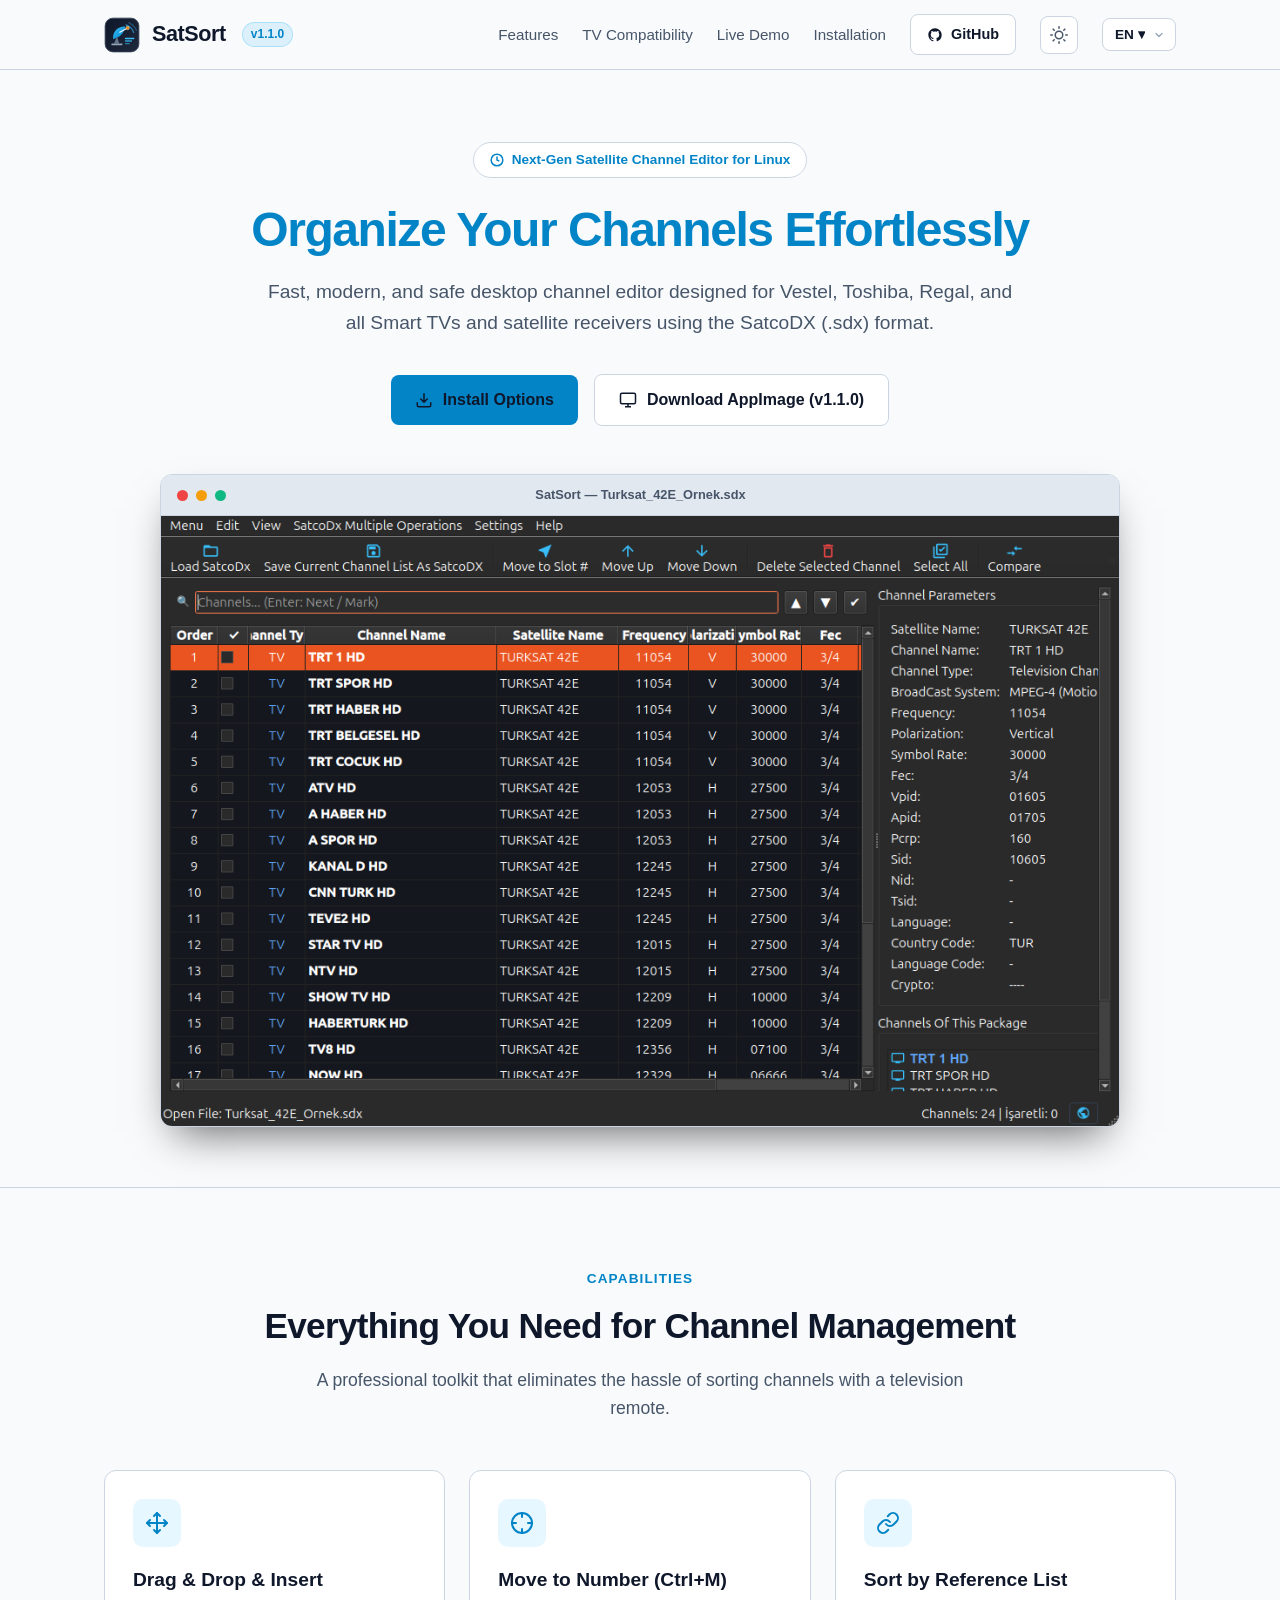
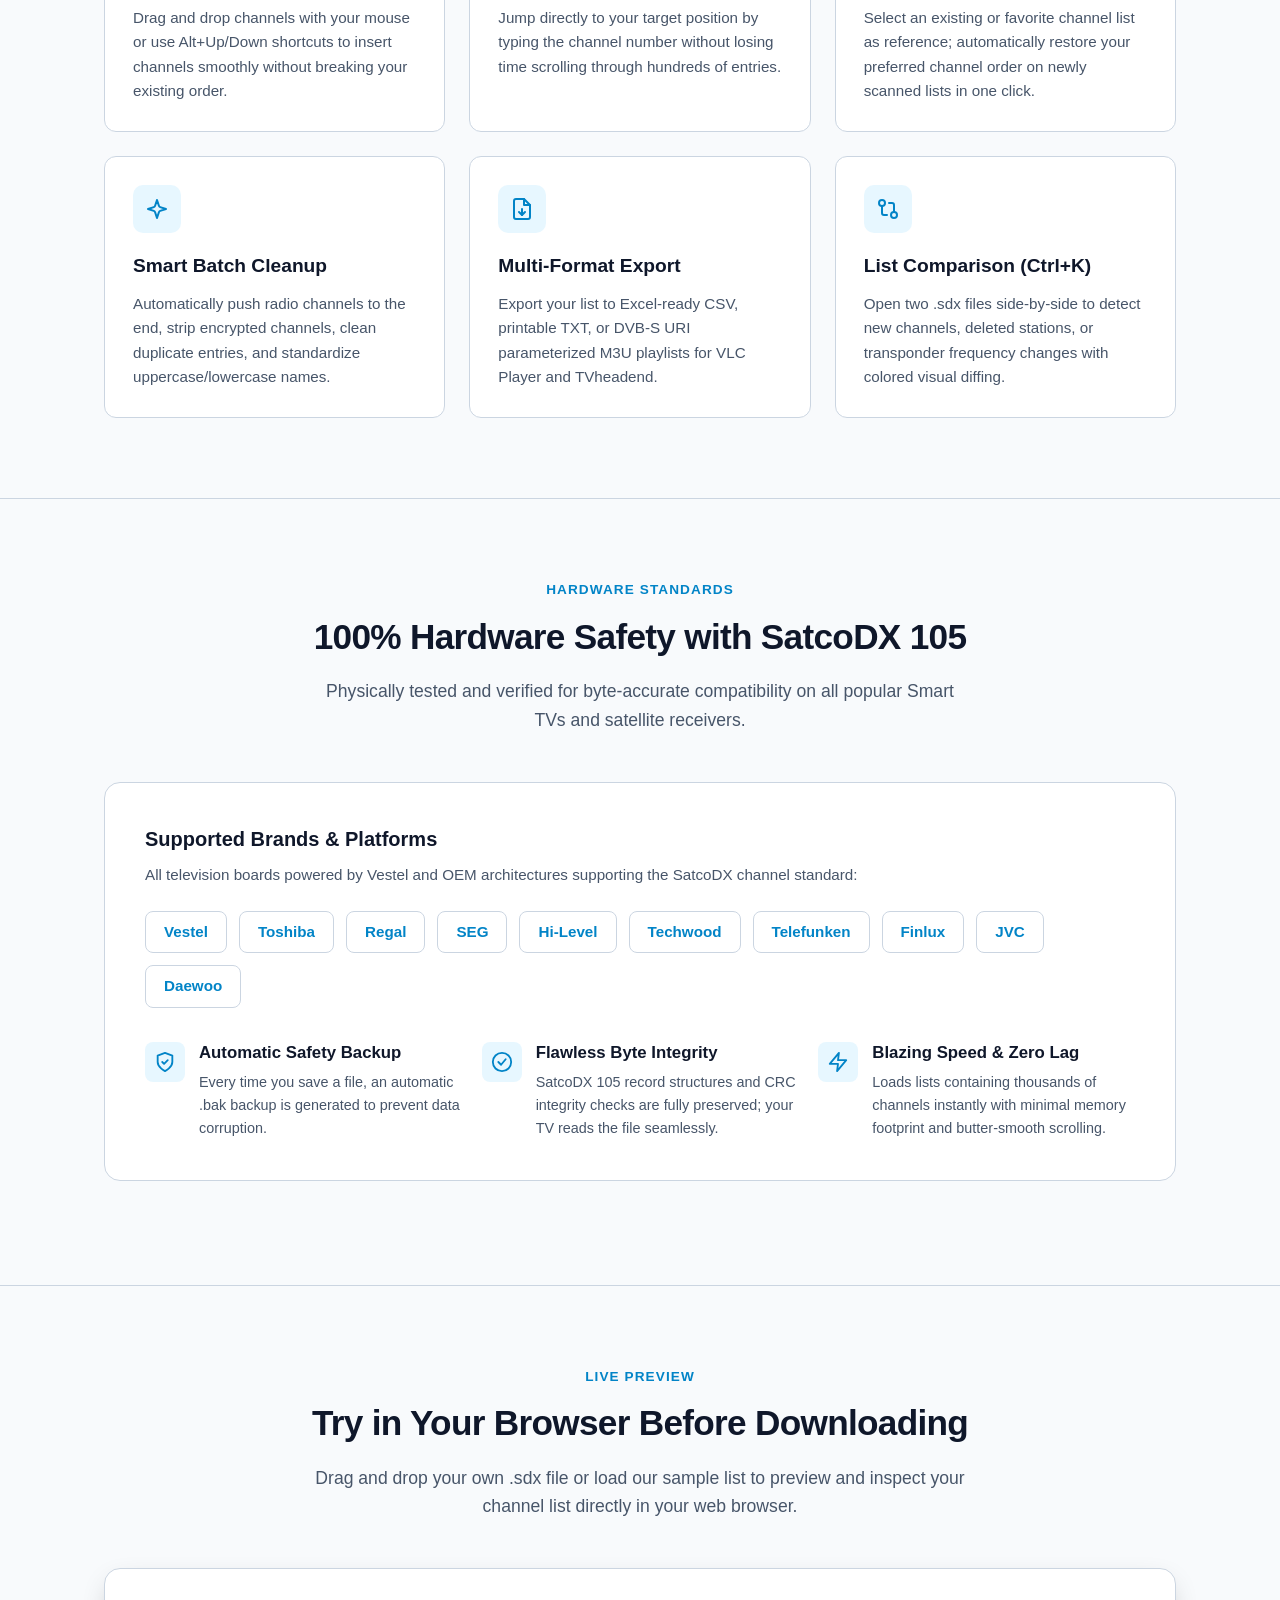
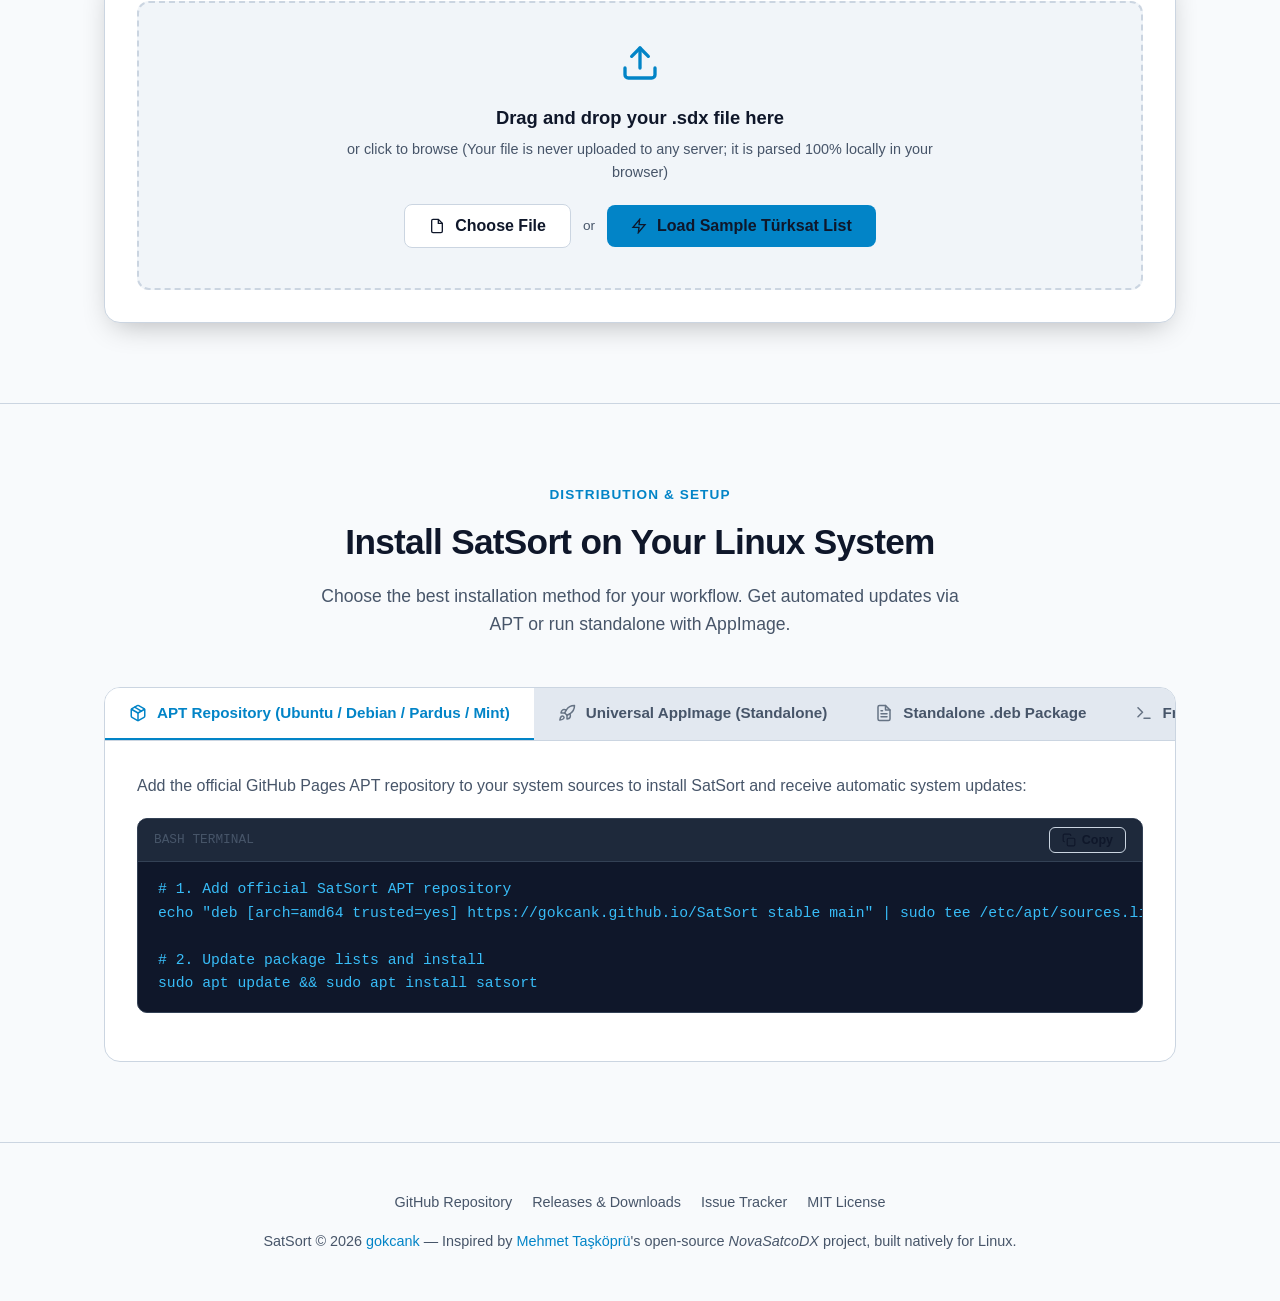
<file: index.html>
<!DOCTYPE html>
<html lang="tr">
<head>
  <meta charset="UTF-8">
  <meta name="viewport" content="width=device-width, initial-scale=1.0">
  <title>SatSort - Linux Native SatcoDX (.sdx) Uydu Kanal Listesi Düzenleyici</title>
  <meta name="description" content="Vestel, Toshiba, Regal ve tüm SatcoDX (.sdx) uyumlu televizyonlar için modern, hızlı ve güvenli Linux masaüstü uydu kanal listesi düzenleyicisi.">
  <meta name="keywords" content="SatSort, SatcoDX, sdx, uydu kanal düzenleyici, linux kanal listesi, vestel sdx, toshiba sdx, regal sdx, satellite channel editor linux">
  <link rel="icon" type="image/svg+xml" href="satsort.svg">
  <script>
    (function() {
      const saved = localStorage.getItem("satsort_theme");
      if (saved === "light" || (!saved && window.matchMedia && window.matchMedia("(prefers-color-scheme: light)").matches)) {
        document.documentElement.setAttribute("data-theme", "light");
      } else {
        document.documentElement.setAttribute("data-theme", "dark");
      }
    })();
  </script>
  <link rel="stylesheet" href="style.css">
</head>
<body>

  <!-- Navigation Bar -->
  <header class="navbar">
    <div class="container navbar-inner">
      <a href="#" class="brand">
        <img src="satsort.svg" alt="SatSort Logo" class="brand-logo">
        <span class="brand-name">SatSort</span>
        <span class="brand-badge" id="release-version-badge">v1.1.0</span>
      </a>

      <ul class="nav-links">
        <li><a href="#ozellikler" class="nav-link" data-i18n="nav_features">Özellikler</a></li>
        <li><a href="#uyumluluk" class="nav-link" data-i18n="nav_compatibility">TV Uyumluluğu</a></li>
        <li><a href="#demo" class="nav-link" data-i18n="nav_demo">Canlı Demo</a></li>
        <li><a href="#kurulum" class="nav-link" data-i18n="nav_install">Kurulum</a></li>
        <li>
          <a href="https://github.com/gokcank/SatSort" target="_blank" rel="noopener noreferrer" class="nav-btn" id="github-nav-link">
            <svg width="16" height="16" viewBox="0 0 24 24" fill="currentColor">
              <path d="M12 2C6.477 2 2 6.484 2 12.017c0 4.425 2.865 8.18 6.839 9.504.5.092.682-.217.682-.483 0-.237-.008-.868-.013-1.703-2.782.605-3.369-1.343-3.369-1.343-.454-1.158-1.11-1.466-1.11-1.466-.908-.62.069-.608.069-.608 1.003.07 1.53 1.032 1.53 1.032.892 1.53 2.341 1.088 2.91.832.092-.647.35-1.088.636-1.338-2.22-.253-4.555-1.113-4.555-4.951 0-1.093.39-1.988 1.029-2.688-.103-.253-.446-1.272.098-2.65 0 0 .84-.27 2.75 1.026A9.564 9.564 0 0112 6.844c.85.004 1.705.115 2.504.337 1.909-1.296 2.747-1.027 2.747-1.027.546 1.379.202 2.398.1 2.651.64.7 1.028 1.595 1.028 2.688 0 3.848-2.339 4.695-4.566 4.943.359.309.678.92.678 1.855 0 1.338-.012 2.419-.012 2.747 0 .268.18.58.688.482A10.019 10.019 0 0022 12.017C22 6.484 17.522 2 12 2z"/>
            </svg>
            <span data-i18n="nav_github">GitHub</span>
            <span class="gh-star-pill" id="gh-stars-pill" style="display: none;">
              <svg width="12" height="12" viewBox="0 0 24 24" fill="currentColor"><polygon points="12 2 15.09 8.26 22 9.27 17 14.14 18.18 21.02 12 17.77 5.82 21.02 7 14.14 2 9.27 8.91 8.26 12 2"/></svg>
              <span id="gh-stars-count">0</span>
            </span>
          </a>
        </li>
        <li>
          <button id="theme-toggle-btn" class="icon-btn" aria-label="Tema Değiştir" title="Açık / Koyu Tema" data-i18n-title="theme_toggle_title">
            <svg class="sun-icon" width="18" height="18" viewBox="0 0 24 24" fill="none" stroke="currentColor" stroke-width="2" stroke-linecap="round" stroke-linejoin="round">
              <circle cx="12" cy="12" r="5"></circle>
              <line x1="12" y1="1" x2="12" y2="3"></line>
              <line x1="12" y1="21" x2="12" y2="23"></line>
              <line x1="4.22" y1="4.22" x2="5.64" y2="5.64"></line>
              <line x1="18.36" y1="18.36" x2="19.78" y2="19.78"></line>
              <line x1="1" y1="12" x2="3" y2="12"></line>
              <line x1="21" y1="12" x2="23" y2="12"></line>
              <line x1="4.22" y1="19.78" x2="5.64" y2="18.36"></line>
              <line x1="18.36" y1="5.64" x2="19.78" y2="4.22"></line>
            </svg>
            <svg class="moon-icon" width="18" height="18" viewBox="0 0 24 24" fill="none" stroke="currentColor" stroke-width="2" stroke-linecap="round" stroke-linejoin="round">
              <path d="M21 12.79A9 9 0 1 1 11.21 3 7 7 0 0 0 21 12.79z"></path>
            </svg>
          </button>
        </li>
        <li>
          <div class="lang-select-wrapper">
            <select id="lang-select" class="lang-select" aria-label="Dil Seçimi">
              <option value="tr">TR ▾</option>
              <option value="en">EN ▾</option>
              <option value="de">DE ▾</option>
              <option value="fr">FR ▾</option>
              <option value="es">ES ▾</option>
            </select>
          </div>
        </li>
      </ul>
    </div>
  </header>

  <!-- Hero Section -->
  <section class="hero">
    <div class="container">
      <div class="hero-pill">
        <svg width="14" height="14" viewBox="0 0 24 24" fill="none" stroke="currentColor" stroke-width="2.5">
          <circle cx="12" cy="12" r="10"/><path d="M12 6v6l4 2"/>
        </svg>
        <span data-i18n="hero_pill">Linux İçin Yeni Nesil Kanal Listesi Düzenleyici</span>
      </div>

      <h1 class="hero-title">
        <span data-i18n="hero_title_1">Uydu Kanallarınızı</span> <span data-i18n="hero_title_accent">Zahmetsizce Düzenleyin</span>
      </h1>

      <p class="hero-subtitle" data-i18n="hero_desc">
        Vestel, Toshiba, Regal ve tüm SatcoDX (.sdx) formatını kullanan Smart TV ve uydu alıcıları için geliştirilmiş; hızlı, modern ve emniyetli masaüstü kanal editörü.
      </p>

      <div class="hero-actions">
        <a href="#kurulum" class="btn btn-primary">
          <svg width="18" height="18" viewBox="0 0 24 24" fill="none" stroke="currentColor" stroke-width="2">
            <path d="M21 15v4a2 2 0 01-2 2H5a2 2 0 01-2-2v-4M7 10l5 5 5-5M12 15V3"/>
          </svg>
          <span data-i18n="hero_btn_install">Kurulum Seçenekleri</span>
        </a>
        <a id="hero-appimage-btn" href="https://github.com/gokcank/SatSort/releases/latest" target="_blank" rel="noopener noreferrer" class="btn btn-secondary">
          <svg width="18" height="18" viewBox="0 0 24 24" fill="none" stroke="currentColor" stroke-width="2">
            <rect x="2" y="3" width="20" height="14" rx="2" ry="2"/><line x1="8" y1="21" x2="16" y2="21"/><line x1="12" y1="17" x2="12" y2="21"/>
          </svg>
          <span id="hero-appimage-text" data-i18n="hero_btn_appimage">AppImage İndir (v1.1.0)</span>
        </a>
      </div>

      <!-- Real App UI Preview -->
      <div class="mockup-wrapper">
        <div class="mockup-titlebar">
          <div class="mockup-dots">
            <span class="dot dot-red"></span>
            <span class="dot dot-yellow"></span>
            <span class="dot dot-green"></span>
          </div>
          <div class="mockup-title" id="mockup-title">SatSort — Turksat_42E_Ornek.sdx</div>
          <div style="width: 48px;"></div>
        </div>
        <img id="mockup-img" src="app_screenshot.png" alt="SatSort UI Preview" class="mockup-img" style="width: 100%; height: auto; display: block;">
      </div>
    </div>
  </section>

  <!-- Features Section -->
  <section id="ozellikler" class="section">
    <div class="container">
      <div class="section-header">
        <div class="section-tag" data-i18n="features_tag">Yetenekler</div>
        <h2 class="section-title" data-i18n="features_title">Kanal Yönetiminde İhtiyacınız Olan Her Şey</h2>
        <p class="section-desc" data-i18n="features_desc">
          Televizyon kumandasıyla saatler süren kanal sıralama zahmetini ortadan kaldıran profesyonel araç seti.
        </p>
      </div>

      <div class="features-grid">
        <div class="feature-card">
          <div class="feature-icon">
            <svg width="24" height="24" viewBox="0 0 24 24" fill="none" stroke="currentColor" stroke-width="2" stroke-linecap="round" stroke-linejoin="round">
              <polyline points="5 9 2 12 5 15"></polyline>
              <polyline points="9 5 12 2 15 5"></polyline>
              <polyline points="15 19 12 22 9 19"></polyline>
              <polyline points="19 9 22 12 19 15"></polyline>
              <line x1="2" y1="12" x2="22" y2="12"></line>
              <line x1="12" y1="2" x2="12" y2="22"></line>
            </svg>
          </div>
          <h3 class="feature-title" data-i18n="f1_title">Sürükle & Bırak & Araya Ekle</h3>
          <p class="feature-text" data-i18n="f1_text">
            Kanalları fareyle sürükleyip bırakarak veya <code>Alt+Yukarı/Aşağı</code> kısayollarıyla mevcut sırayı bozmadan araya ekleyin ve diğer kanalları otomatik kaydırın.
          </p>
        </div>

        <div class="feature-card">
          <div class="feature-icon">
            <svg width="24" height="24" viewBox="0 0 24 24" fill="none" stroke="currentColor" stroke-width="2" stroke-linecap="round" stroke-linejoin="round">
              <circle cx="12" cy="12" r="10"></circle>
              <line x1="22" y1="12" x2="18" y2="12"></line>
              <line x1="6" y1="12" x2="2" y2="12"></line>
              <line x1="12" y1="6" x2="12" y2="2"></line>
              <line x1="12" y1="22" x2="12" y2="18"></line>
            </svg>
          </div>
          <h3 class="feature-title" data-i18n="f2_title">Numaraya Taşı (Ctrl+M)</h3>
          <p class="feature-text" data-i18n="f2_text">
            Yüzlerce kanal arasında kaybolmadan, hedef numarayı yazarak seçili kanalı doğrudan istediğiniz sıra numarasına anında taşıyın.
          </p>
        </div>

        <div class="feature-card">
          <div class="feature-icon">
            <svg width="24" height="24" viewBox="0 0 24 24" fill="none" stroke="currentColor" stroke-width="2" stroke-linecap="round" stroke-linejoin="round">
              <path d="M10 13a5 5 0 0 0 7.54.54l3-3a5 5 0 0 0-7.07-7.07l-1.72 1.71"></path>
              <path d="M14 11a5 5 0 0 0-7.54-.54l-3 3a5 5 0 0 0 7.07 7.07l1.71-1.71"></path>
            </svg>
          </div>
          <h3 class="feature-title" data-i18n="f3_title">Referans Liste ile Sıralama</h3>
          <p class="feature-text" data-i18n="f3_text">
            Eski veya favori listenizi referans gösterin; televizyonunuzdan yeni taranmış yüzlerce kanalı tek tıkla eski favori sıralamanıza geri getirin.
          </p>
        </div>

        <div class="feature-card">
          <div class="feature-icon">
            <svg width="24" height="24" viewBox="0 0 24 24" fill="none" stroke="currentColor" stroke-width="2" stroke-linecap="round" stroke-linejoin="round">
              <path d="m12 3-1.9 5.8a2 2 0 0 1-1.3 1.3L3 12l5.8 1.9a2 2 0 0 1 1.3 1.3L12 21l1.9-5.8a2 2 0 0 1 1.3-1.3L21 12l-5.8-1.9a2 2 0 0 1-1.3-1.3Z"></path>
            </svg>
          </div>
          <h3 class="feature-title" data-i18n="f4_title">Akıllı Toplu Temizlik</h3>
          <p class="feature-text" data-i18n="f4_text">
            Radyoları otomatik listenin sonuna gönderin, şifreli kanalları tek hamlede ayıklayın, mükerrer/çift kanalları temizleyin ve kanal isimlerini standartlaştırın.
          </p>
        </div>

        <div class="feature-card">
          <div class="feature-icon">
            <svg width="24" height="24" viewBox="0 0 24 24" fill="none" stroke="currentColor" stroke-width="2" stroke-linecap="round" stroke-linejoin="round">
              <path d="M14 2H6a2 2 0 0 0-2 2v16a2 2 0 0 0 2 2h12a2 2 0 0 0 2-2V8z"></path>
              <polyline points="14 2 14 8 20 8"></polyline>
              <line x1="12" y1="18" x2="12" y2="12"></line>
              <polyline points="9 15 12 18 15 15"></polyline>
            </svg>
          </div>
          <h3 class="feature-title" data-i18n="f5_title">Çoklu Format Dışa Aktarma</h3>
          <p class="feature-text" data-i18n="f5_text">
            Listenizi Excel uyumlu CSV, yazdırılabilir TXT veya VLC Player & TVheadend için DVB-S URI parametreli M3U oynatma listesi olarak kaydedin.
          </p>
        </div>

        <div class="feature-card">
          <div class="feature-icon">
            <svg width="24" height="24" viewBox="0 0 24 24" fill="none" stroke="currentColor" stroke-width="2" stroke-linecap="round" stroke-linejoin="round">
              <circle cx="18" cy="18" r="3"></circle>
              <circle cx="6" cy="6" r="3"></circle>
              <path d="M13 6h3a2 2 0 0 1 2 2v7"></path>
              <path d="M11 18H8a2 2 0 0 1-2-2V9"></path>
            </svg>
          </div>
          <h3 class="feature-title" data-i18n="f6_title">Liste Karşılaştırma (Ctrl+K)</h3>
          <p class="feature-text" data-i18n="f6_text">
            İki farklı .sdx dosyasını yan yana açarak eklenen yeni kanalları, silinenleri veya frekansı değişen yayınları renkli fark analiziyle tespit edin.
          </p>
        </div>
      </div>
    </div>
  </section>

  <!-- Hardware Compatibility Section -->
  <section id="uyumluluk" class="section">
    <div class="container">
      <div class="section-header">
        <div class="section-tag" data-i18n="compat_tag">Donanım Standartları</div>
        <h2 class="section-title" data-i18n="compat_title">SatcoDX 105 ile %100 Donanım Emniyeti</h2>
        <p class="section-desc" data-i18n="compat_desc">
          Tüm popüler Smart TV üreticileri ve uydu alıcılarında fiziksel olarak test edilmiş ve bayt uyumluluğu onaylanmıştır.
        </p>
      </div>

      <div class="tv-card">
        <h3 style="font-size: 1.25rem; font-weight: 700; margin-bottom: 8px;" data-i18n="compat_brands_title">Uyumlu Markalar ve Altyapılar</h3>
        <p style="color: var(--text-muted); font-size: 0.95rem;" data-i18n="compat_brands_desc">
          Vestel ve OEM üretimi anakartları kullanan televizyonlar başta olmak üzere SatcoDX formatını destekleyen tüm sistemler:
        </p>

        <div class="brands-list">
          <span class="brand-tag">Vestel</span>
          <span class="brand-tag">Toshiba</span>
          <span class="brand-tag">Regal</span>
          <span class="brand-tag">SEG</span>
          <span class="brand-tag">Hi-Level</span>
          <span class="brand-tag">Techwood</span>
          <span class="brand-tag">Telefunken</span>
          <span class="brand-tag">Finlux</span>
          <span class="brand-tag">JVC</span>
          <span class="brand-tag">Daewoo</span>
        </div>

        <div class="safety-grid">
          <div class="safety-item">
            <div class="safety-icon">
              <svg width="22" height="22" viewBox="0 0 24 24" fill="none" stroke="currentColor" stroke-width="2" stroke-linecap="round" stroke-linejoin="round">
                <path d="M12 22s8-4 8-10V5l-8-3-8 3v7c0 6 8 10 8 10z"></path>
                <polyline points="9 12 11 14 15 10"></polyline>
              </svg>
            </div>
            <div class="safety-content">
              <h4 data-i18n="s1_title">Otomatik Emniyet Yedeği</h4>
              <p data-i18n="s1_text">Dosyayı her kaydettiğinizde otomatik <code>.bak</code> yedeği oluşturularak veri kaybı önlenir.</p>
            </div>
          </div>

          <div class="safety-item">
            <div class="safety-icon">
              <svg width="22" height="22" viewBox="0 0 24 24" fill="none" stroke="currentColor" stroke-width="2" stroke-linecap="round" stroke-linejoin="round">
                <circle cx="12" cy="12" r="10"></circle>
                <polyline points="8 12 11 15 16 9"></polyline>
              </svg>
            </div>
            <div class="safety-content">
              <h4 data-i18n="s2_title">Kusursuz Bayt Bütünlüğü</h4>
              <p data-i18n="s2_text">SatcoDX 105 bayt yapısı ve CRC denetimleri korunur; televizyonunuz dosyayı sorunsuz tanır.</p>
            </div>
          </div>

          <div class="safety-item">
            <div class="safety-icon">
              <svg width="22" height="22" viewBox="0 0 24 24" fill="none" stroke="currentColor" stroke-width="2" stroke-linecap="round" stroke-linejoin="round">
                <polygon points="13 2 3 14 12 14 11 22 21 10 12 10 13 2"></polygon>
              </svg>
            </div>
            <div class="safety-content">
              <h4 data-i18n="s3_title">Yüksek Hız ve Sıfır Donma</h4>
              <p data-i18n="s3_text">Binlerce kanallı listeleri anında yükler ve bellek şişmesi yapmadan akıcı bir deneyim sunar.</p>
            </div>
          </div>
        </div>
      </div>
    </div>
  </section>

  <!-- Interactive Live Demo Section -->
  <section id="demo" class="section">
    <div class="container">
      <div class="section-header">
        <div class="section-tag" data-i18n="demo_tag">Canlı Önizleme</div>
        <h2 class="section-title" data-i18n="demo_title">İndirmeden Önce Tarayıcınızda Deneyin</h2>
        <p class="section-desc" data-i18n="demo_desc">
          Kendi .sdx dosyanızı sürükleyip bırakın veya örnek listeyi yükleyerek kanal listenizi doğrudan tarayıcınızda görüntüleyin.
        </p>
      </div>

      <div class="demo-card">
        <!-- Dropzone -->
        <div class="demo-dropzone" id="demo-dropzone">
          <input type="file" id="demo-file-input" accept=".sdx,.txt" style="display: none;">
          <div class="dropzone-content">
            <div class="dropzone-icon">
              <svg width="40" height="40" viewBox="0 0 24 24" fill="none" stroke="currentColor" stroke-width="2" stroke-linecap="round" stroke-linejoin="round">
                <path d="M21 15v4a2 2 0 0 1-2 2H5a2 2 0 0 1-2-2v-4"></path>
                <polyline points="17 8 12 3 7 8"></polyline>
                <line x1="12" y1="3" x2="12" y2="15"></line>
              </svg>
            </div>
            <h3 class="dropzone-title" data-i18n="dropzone_title">Kendi <code>.sdx</code> dosyanızı buraya sürükleyin</h3>
            <p class="dropzone-subtitle" data-i18n="dropzone_subtitle">veya dosya seçmek için tıklayın (Dosyanız sunucuya yüklenmez; tamamen tarayıcınızın belleğinde güvenle ve anında çözümlenir)</p>
            <div class="dropzone-actions">
              <button type="button" id="demo-choose-btn" class="btn btn-secondary">
                <svg width="16" height="16" viewBox="0 0 24 24" fill="none" stroke="currentColor" stroke-width="2"><path d="M14 2H6a2 2 0 0 0-2 2v16a2 2 0 0 0 2 2h12a2 2 0 0 0 2-2V8z"></path><polyline points="14 2 14 8 20 8"></polyline></svg>
                <span data-i18n="demo_btn_choose">Dosya Seç</span>
              </button>
              <span class="dropzone-or" data-i18n="demo_or">veya</span>
              <button type="button" id="demo-sample-btn" class="btn btn-primary">
                <svg width="16" height="16" viewBox="0 0 24 24" fill="none" stroke="currentColor" stroke-width="2"><polygon points="13 2 3 14 12 14 11 22 21 10 12 10 13 2"></polygon></svg>
                <span data-i18n="demo_btn_sample">Örnek Türksat Listesini Yükle</span>
              </button>
            </div>
          </div>
        </div>

        <!-- Table Viewer & Controls -->
        <div class="demo-viewer" id="demo-viewer" style="display: none;">
          <div class="demo-toolbar">
            <div class="demo-stats-badge" id="demo-stats">
              <span class="badge-dot"></span>
              <span id="demo-stats-text">24 Kanal Yüklendi</span>
            </div>
            <div class="demo-search-box">
              <svg width="15" height="15" viewBox="0 0 24 24" fill="none" stroke="currentColor" stroke-width="2"><circle cx="11" cy="11" r="8"></circle><line x1="21" y1="21" x2="16.65" y2="16.65"></line></svg>
              <input type="text" id="demo-search-input" placeholder="Kanal veya frekans ara... (örn. TRT, Haber, 12053)" data-i18n-placeholder="demo_search_placeholder">
            </div>
          </div>

          <div class="demo-table-wrapper">
            <table class="demo-table">
              <thead>
                <tr>
                  <th style="width: 60px;" data-i18n="th_no">No</th>
                  <th data-i18n="th_name">Kanal Adı</th>
                  <th style="width: 75px;" data-i18n="th_type">Tür</th>
                  <th data-i18n="th_sat">Uydu</th>
                  <th data-i18n="th_freq">Frekans</th>
                  <th style="width: 60px;" data-i18n="th_pol">Pol</th>
                  <th data-i18n="th_sym">Sembol</th>
                </tr>
              </thead>
              <tbody id="demo-table-body">
              </tbody>
            </table>
          </div>
        </div>
      </div>
    </div>
  </section>

  <!-- Interactive Installation Hub -->
  <section id="kurulum" class="section">
    <div class="container">
      <div class="section-header">
        <div class="section-tag" data-i18n="install_tag">Dağıtım & Kurulum</div>
        <h2 class="section-title" data-i18n="install_title">SatSort'u Linux Sisteminize Yükleyin</h2>
        <p class="section-desc" data-i18n="install_desc">
          Size en uygun kurulum yöntemini seçin. APT deposu ile otomatik güncellemeleri alabilir veya AppImage ile kurulumsuz çalıştırabilirsiniz.
        </p>
      </div>

      <div class="install-container">
        <div class="install-tabs">
          <button class="tab-btn active" data-tab="tab-apt">
            <svg width="18" height="18" viewBox="0 0 24 24" fill="none" stroke="currentColor" stroke-width="2" stroke-linecap="round" stroke-linejoin="round"><path d="m7.5 4.27 9 5.15"/><path d="M21 8a2 2 0 0 0-1-1.73l-7-4a2 2 0 0 0-2 0l-7 4A2 2 0 0 0 3 8v8a2 2 0 0 0 1 1.73l7 4a2 2 0 0 0 2 0l7-4A2 2 0 0 0 21 16Z"/><path d="m3.3 7 8.7 5 8.7-5"/><path d="M12 22V12"/></svg>
            <span data-i18n="tab_apt_title">APT Deposu (Ubuntu / Debian / Pardus / Mint)</span>
          </button>
          <button class="tab-btn" data-tab="tab-appimage">
            <svg width="18" height="18" viewBox="0 0 24 24" fill="none" stroke="currentColor" stroke-width="2" stroke-linecap="round" stroke-linejoin="round"><path d="M4.5 16.5c-1.5 1.26-2 5-2 5s3.74-.5 5-2c.71-.84.7-2.13-.09-2.91a2.18 2.18 0 0 0-2.91-.09z"/><path d="m12 15-3-3a22 22 0 0 1 2-3.95A12.88 12.88 0 0 1 22 2c0 2.72-.78 7.5-6 11a22.35 22.35 0 0 1-4 2z"/><path d="M9 12H4s.55-3.03 2-4c1.62-1.08 5 0 5 0"/><path d="M12 15v5s3.03-.55 4-2c1.08-1.62 0-5 0-5"/></svg>
            <span data-i18n="tab_appimage_title">Evrensel AppImage (Kurulumsuz)</span>
          </button>
          <button class="tab-btn" data-tab="tab-deb">
            <svg width="18" height="18" viewBox="0 0 24 24" fill="none" stroke="currentColor" stroke-width="2" stroke-linecap="round" stroke-linejoin="round"><path d="M14 2H6a2 2 0 0 0-2 2v16a2 2 0 0 0 2 2h12a2 2 0 0 0 2-2V8z"/><polyline points="14 2 14 8 20 8"/><line x1="16" y1="13" x2="8" y2="13"/><line x1="16" y1="17" x2="8" y2="17"/><polyline points="10 9 9 9 8 9"/></svg>
            <span data-i18n="tab_deb_title">Bağımsız .deb Paketi</span>
          </button>
          <button class="tab-btn" data-tab="tab-source">
            <svg width="18" height="18" viewBox="0 0 24 24" fill="none" stroke="currentColor" stroke-width="2" stroke-linecap="round" stroke-linejoin="round"><polyline points="4 17 10 11 4 5"/><line x1="12" y1="19" x2="20" y2="19"/></svg>
            <span data-i18n="tab_source_title">Kaynak Koddan (Python)</span>
          </button>
        </div>

        <!-- Tab 1: APT -->
        <div id="tab-apt" class="tab-content active">
          <p class="tab-desc" data-i18n="tab_apt_desc">
            Resmi GitHub Pages APT deposunu sistem kaynaklarınıza ekleyerek SatSort'u tek komutla kurabilir ve sistem güncellemeleriyle birlikte otomatik yeni sürümleri alabilirsiniz:
          </p>

          <div class="code-box">
            <div class="code-header">
              <span>BASH TERMINAL</span>
              <button class="copy-btn">
                <svg width="14" height="14" viewBox="0 0 24 24" fill="none" stroke="currentColor" stroke-width="2"><rect x="9" y="9" width="13" height="13" rx="2" ry="2"/><path d="M5 15H4a2 2 0 01-2-2V4a2 2 0 012-2h9a2 2 0 012 2v1"/></svg>
                <span class="copy-text" data-i18n="btn_copy">Kopyala</span>
              </button>
            </div>
            <pre class="code-block"><code><span class="code-comment" data-i18n="code_comment_apt_1"># 1. SatSort resmi APT deposunu ekleyin</span>
echo "deb [arch=amd64 trusted=yes] https://gokcank.github.io/SatSort stable main" | sudo tee /etc/apt/sources.list.d/satsort.list

<span class="code-comment" data-i18n="code_comment_apt_2"># 2. Paket listesini güncelleyin ve kurun</span>
sudo apt update && sudo apt install satsort</code></pre>
          </div>
        </div>

        <!-- Tab 2: AppImage -->
        <div id="tab-appimage" class="tab-content">
          <p class="tab-desc" data-i18n="tab_appimage_desc">
            Sisteme herhangi bir paket kurmadan, doğrudan çift tıklayarak veya terminalden tek komutla çalıştırmak isterseniz Evrensel Linux AppImage paketini indirebilirsiniz:
          </p>

          <div style="margin-bottom: 20px;">
            <a id="tab-appimage-download-btn" href="https://github.com/gokcank/SatSort/releases/latest" class="btn btn-primary" target="_blank" rel="noopener noreferrer">
              <svg width="18" height="18" viewBox="0 0 24 24" fill="none" stroke="currentColor" stroke-width="2"><path d="M21 15v4a2 2 0 0 1-2 2H5a2 2 0 0 1-2-2v-4M7 10l5 5 5-5M12 15V3"/></svg>
              <span id="tab-appimage-download-text" data-i18n="tab_appimage_btn">Doğrudan AppImage İndir (v1.1.0)</span>
            </a>
          </div>

          <div class="code-box">
            <div class="code-header">
              <span>BASH TERMINAL</span>
              <button class="copy-btn">
                <svg width="14" height="14" viewBox="0 0 24 24" fill="none" stroke="currentColor" stroke-width="2"><rect x="9" y="9" width="13" height="13" rx="2" ry="2"/><path d="M5 15H4a2 2 0 01-2-2V4a2 2 0 012-2h9a2 2 0 012 2v1"/></svg>
                <span class="copy-text" data-i18n="btn_copy">Kopyala</span>
              </button>
            </div>
            <pre class="code-block"><code><span class="code-comment" data-i18n="code_comment_appimage_1"># En son AppImage paketini indirin</span>
wget https://github.com/gokcank/SatSort/releases/latest/download/SatSort-1.1.0-x86_64.AppImage

<span class="code-comment" data-i18n="code_comment_appimage_2"># Çalıştırma izni verip başlatın</span>
chmod +x SatSort-1.1.0-x86_64.AppImage
./SatSort-1.1.0-x86_64.AppImage</code></pre>
          </div>
        </div>

        <!-- Tab 3: .deb -->
        <div id="tab-deb" class="tab-content">
          <p class="tab-desc" data-i18n="tab_deb_desc">
            Depo eklemeden yalnızca en güncel Debian/Ubuntu (.deb) paket dosyasını manuel olarak indirip kurmak isterseniz:
          </p>

          <div style="margin-bottom: 20px;">
            <a id="tab-deb-download-btn" href="https://github.com/gokcank/SatSort/releases/latest" class="btn btn-primary" target="_blank" rel="noopener noreferrer">
              <svg width="18" height="18" viewBox="0 0 24 24" fill="none" stroke="currentColor" stroke-width="2"><path d="M21 15v4a2 2 0 0 1-2 2H5a2 2 0 0 1-2-2v-4M7 10l5 5 5-5M12 15V3"/></svg>
              <span id="tab-deb-download-text" data-i18n="tab_deb_btn">Doğrudan .deb Paketini İndir (v1.1.0)</span>
            </a>
          </div>

          <div class="code-box">
            <div class="code-header">
              <span>BASH TERMINAL</span>
              <button class="copy-btn">
                <svg width="14" height="14" viewBox="0 0 24 24" fill="none" stroke="currentColor" stroke-width="2"><rect x="9" y="9" width="13" height="13" rx="2" ry="2"/><path d="M5 15H4a2 2 0 01-2-2V4a2 2 0 012-2h9a2 2 0 012 2v1"/></svg>
                <span class="copy-text" data-i18n="btn_copy">Kopyala</span>
              </button>
            </div>
            <pre class="code-block"><code><span class="code-comment" data-i18n="code_comment_deb_1"># .deb paketini indirin</span>
wget https://github.com/gokcank/SatSort/releases/latest/download/satsort_1.1.0_amd64.deb

<span class="code-comment" data-i18n="code_comment_deb_2"># dpkg veya apt ile kurun</span>
sudo apt install ./satsort_1.1.0_amd64.deb</code></pre>
          </div>
        </div>

        <!-- Tab 4: Source -->
        <div id="tab-source" class="tab-content">
          <p class="tab-desc" data-i18n="tab_source_desc">
            Geliştiriciler ve kaynak koddan çalıştırmak isteyenler için Python 3 ve PySide6 (Qt6) ile çalıştırma:
          </p>

          <div class="code-box">
            <div class="code-header">
              <span>BASH TERMINAL</span>
              <button class="copy-btn">
                <svg width="14" height="14" viewBox="0 0 24 24" fill="none" stroke="currentColor" stroke-width="2"><rect x="9" y="9" width="13" height="13" rx="2" ry="2"/><path d="M5 15H4a2 2 0 01-2-2V4a2 2 0 012-2h9a2 2 0 012 2v1"/></svg>
                <span class="copy-text" data-i18n="btn_copy">Kopyala</span>
              </button>
            </div>
            <pre class="code-block"><code><span class="code-comment" data-i18n="code_comment_source_1"># Depoyu klonlayın</span>
git clone https://github.com/gokcank/SatSort.git
cd SatSort

<span class="code-comment" data-i18n="code_comment_source_2"># Bağımlılıkları yükleyin ve başlatın</span>
pip install -r requirements.txt
python3 main.py</code></pre>
          </div>
        </div>
      </div>
    </div>
  </section>

  <!-- Footer -->
  <footer class="footer">
    <div class="container footer-inner">
      <div class="footer-links">
        <a href="https://github.com/gokcank/SatSort" target="_blank" rel="noopener noreferrer" class="footer-link" data-i18n="footer_repo">GitHub Deposu</a>
        <a href="https://github.com/gokcank/SatSort/releases" target="_blank" rel="noopener noreferrer" class="footer-link" data-i18n="footer_releases">Sürümler & İndirmeler</a>
        <a href="https://github.com/gokcank/SatSort/issues" target="_blank" rel="noopener noreferrer" class="footer-link" data-i18n="footer_issues">Hata Bildirimi</a>
        <a href="https://github.com/gokcank/SatSort/blob/main/LICENSE" target="_blank" rel="noopener noreferrer" class="footer-link" data-i18n="footer_license">MIT Lisansı</a>
      </div>
      <p data-i18n="footer_tribute">SatSort © 2026 <a href="https://github.com/gokcank" target="_blank" rel="noopener noreferrer" style="color: var(--accent); text-decoration: none;">gokcank</a> — <a href="https://sourceforge.net/projects/novasatcodx/" target="_blank" rel="noopener noreferrer" style="color: var(--accent); text-decoration: none;">Mehmet Taşköprü</a>'nün açık kaynaklı <em>NovaSatcoDX</em> projesinden esinlenilerek Linux platformu için geliştirilmiştir.</p>
    </div>
  </footer>

  <script src="locales.js"></script>
  <script src="app.js"></script>
</body>
</html>
</file>
<file: style.css>
/* ==========================================================================
   SatSort - Modern Linux Native SatcoDX Channel Editor
   Clean High-Contrast Dark Theme (No blur/glassmorphism)
   ========================================================================== */

:root {
  --bg: #0f172a;
  --bg-alt: #0b1120;
  --card-bg: #1e293b;
  --card-hover: #243248;
  --border: #334155;
  --border-focus: #38bdf8;
  --text: #f8fafc;
  --text-muted: #94a3b8;
  --accent: #38bdf8;
  --accent-hover: #0284c7;
  --accent-glow: rgba(56, 189, 248, 0.15);
  --success: #10b981;
  --warning: #f59e0b;
  --titlebar-bg: #131d31;
  --code-bg: #070b14;
  --code-header-bg: #0b1120;
  --code-border: #1e293b;
  --font-main: -apple-system, BlinkMacSystemFont, "Segoe UI", Roboto, Helvetica, Arial, sans-serif;
  --font-mono: "JetBrains Mono", "SF Mono", Consolas, Menlo, monospace;
}

[data-theme="light"] {
  --bg: #f8fafc;
  --bg-alt: #f1f5f9;
  --card-bg: #ffffff;
  --card-hover: #f1f5f9;
  --border: #cbd5e1;
  --border-focus: #0284c7;
  --text: #0f172a;
  --text-muted: #475569;
  --accent: #0284c7;
  --accent-hover: #0369a1;
  --accent-glow: rgba(2, 132, 199, 0.12);
  --success: #059669;
  --warning: #d97706;
  --titlebar-bg: #e2e8f0;
  --code-bg: #0f172a;
  --code-header-bg: #1e293b;
  --code-border: #334155;
}

* {
  box-sizing: border-box;
  margin: 0;
  padding: 0;
}

html {
  scroll-behavior: smooth;
}

body {
  font-family: var(--font-main);
  background-color: var(--bg);
  color: var(--text);
  line-height: 1.6;
  -webkit-font-smoothing: antialiased;
  -moz-osx-font-smoothing: grayscale;
}

body, .navbar, .feature-card, .tv-card, .install-container, .btn-secondary, .mockup-wrapper, .install-tabs {
  transition: background-color 0.2s ease, border-color 0.2s ease, color 0.2s ease;
}

/* Container */
.container {
  max-width: 1120px;
  margin: 0 auto;
  padding: 0 24px;
}

/* Navbar */
.navbar {
  position: sticky;
  top: 0;
  z-index: 100;
  background-color: var(--bg);
  border-bottom: 1px solid var(--border);
  padding: 14px 0;
}

.navbar-inner {
  display: flex;
  align-items: center;
  justify-content: space-between;
}

.brand {
  display: flex;
  align-items: center;
  gap: 12px;
  text-decoration: none;
  color: var(--text);
}

.brand-logo {
  width: 36px;
  height: 36px;
}

.brand-name {
  font-size: 1.35rem;
  font-weight: 800;
  letter-spacing: -0.02em;
  color: var(--text);
}

.brand-badge {
  font-size: 0.75rem;
  font-weight: 700;
  background-color: rgba(56, 189, 248, 0.15);
  color: var(--accent);
  border: 1px solid rgba(56, 189, 248, 0.3);
  padding: 2px 8px;
  border-radius: 9999px;
  margin-left: 4px;
}

.nav-links {
  display: flex;
  align-items: center;
  gap: 24px;
  list-style: none;
}

.nav-link {
  color: var(--text-muted);
  text-decoration: none;
  font-size: 0.95rem;
  font-weight: 500;
  transition: color 0.15s ease;
}

.nav-link:hover {
  color: var(--accent);
}

.nav-btn {
  display: inline-flex;
  align-items: center;
  gap: 8px;
  background-color: var(--card-bg);
  color: var(--text);
  border: 1px solid var(--border);
  padding: 8px 16px;
  border-radius: 8px;
  font-size: 0.9rem;
  font-weight: 600;
  text-decoration: none;
  transition: all 0.15s ease;
}

.nav-btn:hover {
  border-color: var(--accent);
  color: var(--accent);
  background-color: var(--card-hover);
}

.gh-star-pill {
  display: inline-flex;
  align-items: center;
  gap: 4px;
  background-color: rgba(245, 158, 11, 0.15);
  border: 1px solid rgba(245, 158, 11, 0.3);
  color: var(--warning);
  padding: 2px 7px;
  border-radius: 12px;
  font-size: 0.75rem;
  font-weight: 700;
  margin-left: 2px;
}

.icon-btn {
  display: inline-flex;
  align-items: center;
  justify-content: center;
  width: 38px;
  height: 38px;
  border-radius: 8px;
  background-color: var(--card-bg);
  border: 1px solid var(--border);
  color: var(--text-muted);
  cursor: pointer;
  transition: all 0.15s ease;
}

.icon-btn:hover {
  color: var(--accent);
  border-color: var(--accent);
  background-color: var(--card-hover);
}

/* Theme toggle sun/moon icon switching */
[data-theme="light"] .sun-icon {
  display: none;
}

[data-theme="light"] .moon-icon {
  display: block;
}

:root .moon-icon,
[data-theme="dark"] .moon-icon {
  display: none;
}

:root .sun-icon,
[data-theme="dark"] .sun-icon {
  display: block;
}

/* Language Selector */
.lang-select-wrapper {
  position: relative;
  display: inline-flex;
  align-items: center;
}

.lang-select {
  appearance: none;
  -webkit-appearance: none;
  -moz-appearance: none;
  background-color: var(--card-bg);
  border: 1px solid var(--border);
  color: var(--text);
  padding: 8px 30px 8px 12px;
  border-radius: 8px;
  font-size: 0.85rem;
  font-weight: 700;
  cursor: pointer;
  outline: none;
  transition: all 0.15s ease;
  background-image: url("data:image/svg+xml,%3Csvg xmlns='http://www.w3.org/2000/svg' width='12' height='12' viewBox='0 0 24 24' fill='none' stroke='%2394a3b8' stroke-width='2.5' stroke-linecap='round' stroke-linejoin='round'%3E%3Cpolyline points='6 9 12 15 18 9'%3E%3C/polyline%3E%3C/svg%3E");
  background-repeat: no-repeat;
  background-position: right 10px center;
}

.lang-select:hover,
.lang-select:focus {
  border-color: var(--accent);
  color: var(--accent);
  background-color: var(--card-hover);
}

.lang-select option {
  background-color: var(--bg);
  color: var(--text);
}

/* Hero Section */
.hero {
  padding: 72px 0 60px;
  text-align: center;
}

.hero-pill {
  display: inline-flex;
  align-items: center;
  gap: 8px;
  background-color: var(--card-bg);
  border: 1px solid var(--border);
  padding: 6px 16px;
  border-radius: 9999px;
  font-size: 0.85rem;
  font-weight: 600;
  color: var(--accent);
  margin-bottom: 24px;
}

.hero-title {
  font-size: 3rem;
  font-weight: 800;
  line-height: 1.15;
  letter-spacing: -0.03em;
  margin-bottom: 20px;
  max-width: 900px;
  margin-left: auto;
  margin-right: auto;
}

.hero-title span {
  color: var(--accent);
}

.hero-subtitle {
  font-size: 1.2rem;
  color: var(--text-muted);
  max-width: 760px;
  margin: 0 auto 36px;
  line-height: 1.6;
}

.hero-actions {
  display: flex;
  align-items: center;
  justify-content: center;
  gap: 16px;
  flex-wrap: wrap;
  margin-bottom: 48px;
}

/* Buttons */
.btn {
  display: inline-flex;
  align-items: center;
  justify-content: center;
  gap: 10px;
  padding: 12px 24px;
  border-radius: 8px;
  font-size: 1rem;
  font-weight: 600;
  text-decoration: none;
  cursor: pointer;
  border: none;
  transition: all 0.15s ease;
}

.btn-primary {
  background-color: var(--accent);
  color: #0f172a;
}

.btn-primary:hover {
  background-color: var(--accent-hover);
  color: #ffffff;
}

.btn-secondary {
  background-color: var(--card-bg);
  color: var(--text);
  border: 1px solid var(--border);
}

.btn-secondary:hover {
  background-color: var(--card-hover);
  border-color: var(--accent);
  color: var(--accent);
}

/* UI Preview Mockup */
.mockup-wrapper {
  max-width: 960px;
  margin: 0 auto;
  border: 1px solid var(--border);
  border-radius: 12px;
  background-color: var(--card-bg);
  box-shadow: 0 20px 40px -15px rgba(0, 0, 0, 0.6);
  overflow: hidden;
  text-align: left;
}

.mockup-titlebar {
  background-color: var(--titlebar-bg);
  border-bottom: 1px solid var(--border);
  padding: 10px 16px;
  display: flex;
  align-items: center;
  justify-content: space-between;
}

.mockup-dots {
  display: flex;
  gap: 8px;
}

.dot {
  width: 11px;
  height: 11px;
  border-radius: 50%;
}

.dot-red { background-color: #ef4444; }
.dot-yellow { background-color: #f59e0b; }
.dot-green { background-color: #10b981; }

.mockup-title {
  font-size: 0.8rem;
  color: var(--text-muted);
  font-weight: 600;
}

.mockup-toolbar {
  background-color: var(--card-bg);
  border-bottom: 1px solid var(--border);
  padding: 8px 16px;
  display: flex;
  align-items: center;
  gap: 8px;
  overflow-x: auto;
}

.mockup-btn {
  display: inline-flex;
  align-items: center;
  gap: 6px;
  font-size: 0.78rem;
  font-weight: 600;
  color: var(--text);
  background-color: #0f172a;
  border: 1px solid var(--border);
  padding: 5px 10px;
  border-radius: 6px;
  white-space: nowrap;
}

.mockup-btn.active {
  border-color: var(--accent);
  color: var(--accent);
}

.mockup-sep {
  width: 1px;
  height: 20px;
  background-color: var(--border);
  margin: 0 4px;
}

.mockup-body {
  display: grid;
  grid-template-columns: 2fr 1fr;
  background-color: #0b1120;
  min-height: 280px;
}

.mockup-table {
  padding: 12px 16px;
  border-right: 1px solid var(--border);
  overflow-x: auto;
}

.mockup-search {
  width: 100%;
  background-color: #070b14;
  border: 1px solid var(--border);
  border-radius: 6px;
  padding: 6px 12px;
  color: var(--text);
  font-size: 0.8rem;
  margin-bottom: 10px;
}

.table-header, .table-row {
  display: grid;
  grid-template-columns: 48px 1.5fr 1fr 60px;
  padding: 6px 8px;
  font-size: 0.8rem;
  align-items: center;
}

.table-header {
  color: var(--text-muted);
  font-weight: 700;
  border-bottom: 1px solid var(--border);
  padding-bottom: 8px;
}

.table-row {
  border-bottom: 1px solid rgba(51, 65, 85, 0.4);
  color: var(--text);
}

.table-row.selected {
  background-color: rgba(56, 189, 248, 0.12);
  border-left: 3px solid var(--accent);
}

.badge-tv {
  background-color: rgba(56, 189, 248, 0.15);
  color: var(--accent);
  padding: 2px 6px;
  border-radius: 4px;
  font-size: 0.7rem;
  font-weight: 600;
  text-align: center;
}

.mockup-sidebar {
  padding: 16px;
  background-color: var(--card-bg);
}

.sidebar-title {
  font-size: 0.85rem;
  font-weight: 700;
  color: var(--accent);
  margin-bottom: 12px;
  text-transform: uppercase;
  letter-spacing: 0.05em;
}

.param-item {
  display: flex;
  justify-content: space-between;
  font-size: 0.78rem;
  padding: 6px 0;
  border-bottom: 1px solid rgba(51, 65, 85, 0.6);
}

.param-label { color: var(--text-muted); }
.param-value { font-weight: 600; font-family: var(--font-mono); color: var(--text); }

/* Section Generic */
.section {
  padding: 80px 0;
  border-top: 1px solid var(--border);
}

.section-header {
  text-align: center;
  margin-bottom: 48px;
}

.section-tag {
  font-size: 0.85rem;
  font-weight: 700;
  text-transform: uppercase;
  letter-spacing: 0.08em;
  color: var(--accent);
  margin-bottom: 8px;
}

.section-title {
  font-size: 2.2rem;
  font-weight: 800;
  letter-spacing: -0.02em;
  margin-bottom: 12px;
}

.section-desc {
  font-size: 1.1rem;
  color: var(--text-muted);
  max-width: 650px;
  margin: 0 auto;
}

/* Features Grid */
.features-grid {
  display: grid;
  grid-template-columns: repeat(auto-fit, minmax(320px, 1fr));
  gap: 24px;
}

.feature-card {
  background-color: var(--card-bg);
  border: 1px solid var(--border);
  border-radius: 12px;
  padding: 28px;
  transition: all 0.15s ease;
}

.feature-card:hover {
  border-color: var(--border-focus);
  background-color: var(--card-hover);
}

.feature-icon {
  width: 48px;
  height: 48px;
  border-radius: 10px;
  background-color: rgba(56, 189, 248, 0.12);
  color: var(--accent);
  display: flex;
  align-items: center;
  justify-content: center;
  margin-bottom: 18px;
  transition: all 0.2s ease;
}

.feature-card:hover .feature-icon {
  background-color: rgba(56, 189, 248, 0.2);
  color: #38bdf8;
  transform: translateY(-2px);
}

.feature-title {
  font-size: 1.2rem;
  font-weight: 700;
  margin-bottom: 10px;
  color: var(--text);
}

.feature-text {
  font-size: 0.95rem;
  color: var(--text-muted);
  line-height: 1.6;
}

/* TV & Hardware Section */
.tv-card {
  background-color: var(--card-bg);
  border: 1px solid var(--border);
  border-radius: 16px;
  padding: 40px;
  margin-bottom: 24px;
}

.brands-list {
  display: flex;
  flex-wrap: wrap;
  gap: 12px;
  margin: 24px 0;
}

.brand-tag {
  background-color: var(--card-bg);
  border: 1px solid var(--border);
  color: var(--accent);
  font-weight: 600;
  font-size: 0.95rem;
  padding: 8px 18px;
  border-radius: 8px;
  transition: all 0.2s ease;
}

.brand-tag:hover {
  border-color: var(--accent);
  background-color: var(--accent-glow);
}

.safety-grid {
  display: grid;
  grid-template-columns: repeat(auto-fit, minmax(280px, 1fr));
  gap: 20px;
  margin-top: 32px;
}

.safety-item {
  display: flex;
  gap: 14px;
  align-items: flex-start;
}

.safety-icon {
  width: 40px;
  height: 40px;
  border-radius: 8px;
  background-color: rgba(56, 189, 248, 0.12);
  color: var(--accent);
  display: flex;
  align-items: center;
  justify-content: center;
  flex-shrink: 0;
  margin-top: 2px;
}

.safety-content h4 {
  font-size: 1.05rem;
  font-weight: 700;
  margin-bottom: 4px;
}

.safety-content p {
  font-size: 0.9rem;
  color: var(--text-muted);
}

/* Installation Tabs */
.install-container {
  background-color: var(--card-bg);
  border: 1px solid var(--border);
  border-radius: 16px;
  overflow: hidden;
}

.install-tabs {
  display: flex;
  background-color: var(--titlebar-bg);
  border-bottom: 1px solid var(--border);
  overflow-x: auto;
}

.tab-btn {
  display: inline-flex;
  align-items: center;
  gap: 10px;
  padding: 16px 24px;
  background: none;
  border: none;
  border-bottom: 2px solid transparent;
  color: var(--text-muted);
  font-size: 0.95rem;
  font-weight: 600;
  cursor: pointer;
  transition: all 0.15s ease;
  white-space: nowrap;
}

.tab-btn svg {
  color: currentColor;
  opacity: 0.8;
  transition: all 0.15s ease;
  flex-shrink: 0;
}

.tab-btn:hover svg,
.tab-btn.active svg {
  opacity: 1;
  color: var(--accent);
}

.tab-btn:hover {
  color: var(--text);
}

.tab-btn.active {
  color: var(--accent);
  border-bottom-color: var(--accent);
  background-color: var(--card-bg);
}

.tab-content {
  padding: 32px;
  display: none;
}

.tab-content.active {
  display: block;
}

.tab-desc {
  font-size: 1rem;
  color: var(--text-muted);
  margin-bottom: 20px;
}

/* Code Snippet Box with Copy Button */
.code-box {
  position: relative;
  background-color: var(--code-bg);
  border: 1px solid var(--code-border);
  border-radius: 10px;
  overflow: hidden;
  margin-bottom: 16px;
}

.code-header {
  display: flex;
  align-items: center;
  justify-content: space-between;
  padding: 8px 16px;
  background-color: var(--code-header-bg);
  border-bottom: 1px solid var(--code-border);
  font-size: 0.8rem;
  color: var(--text-muted);
  font-family: var(--font-mono);
}

.copy-btn {
  display: inline-flex;
  align-items: center;
  gap: 6px;
  background-color: #1e293b;
  color: var(--text);
  border: 1px solid var(--border);
  padding: 5px 12px;
  border-radius: 6px;
  font-size: 0.78rem;
  font-weight: 600;
  cursor: pointer;
  transition: all 0.15s ease;
}

.copy-btn:hover {
  border-color: var(--accent);
  color: var(--accent);
}

.copy-btn.copied {
  background-color: #064e3b;
  border-color: var(--success);
  color: #34d399;
}

pre.code-block {
  padding: 16px 20px;
  overflow-x: auto;
  font-family: var(--font-mono);
  font-size: 0.92rem;
  line-height: 1.6;
  color: #38bdf8;
}

pre.code-block code {
  font-family: inherit;
}

/* In-Browser Demo Section */
.demo-card {
  background-color: var(--card-bg);
  border: 1px solid var(--border);
  border-radius: 16px;
  padding: 32px;
  box-shadow: 0 10px 30px -10px rgba(0, 0, 0, 0.3);
}

.demo-dropzone {
  border: 2px dashed var(--border);
  border-radius: 12px;
  padding: 40px 24px;
  text-align: center;
  transition: all 0.2s ease;
  background-color: var(--bg-alt);
}

.demo-dropzone.dragover {
  border-color: var(--accent);
  background-color: var(--accent-glow);
}

.dropzone-icon {
  color: var(--accent);
  margin-bottom: 12px;
}

.dropzone-title {
  font-size: 1.15rem;
  font-weight: 700;
  margin-bottom: 6px;
  color: var(--text);
}

.dropzone-title code {
  color: var(--accent);
  background: var(--card-bg);
  padding: 2px 6px;
  border-radius: 4px;
  border: 1px solid var(--border);
}

.dropzone-subtitle {
  font-size: 0.9rem;
  color: var(--text-muted);
  max-width: 600px;
  margin: 0 auto 20px;
}

.dropzone-actions {
  display: flex;
  align-items: center;
  justify-content: center;
  gap: 12px;
  flex-wrap: wrap;
}

.dropzone-or {
  color: var(--text-muted);
  font-size: 0.85rem;
  font-weight: 500;
}

/* Demo Table & Toolbar */
.demo-viewer {
  margin-top: 24px;
  border-top: 1px solid var(--border);
  padding-top: 24px;
}

.demo-toolbar {
  display: flex;
  align-items: center;
  justify-content: space-between;
  gap: 16px;
  margin-bottom: 16px;
  flex-wrap: wrap;
}

.demo-stats-badge {
  display: inline-flex;
  align-items: center;
  gap: 8px;
  padding: 6px 14px;
  border-radius: 20px;
  background-color: var(--bg);
  border: 1px solid var(--border);
  font-size: 0.88rem;
  font-weight: 600;
  color: var(--text);
}

.badge-dot {
  width: 8px;
  height: 8px;
  border-radius: 50%;
  background-color: var(--success);
}

.demo-search-box {
  display: flex;
  align-items: center;
  gap: 8px;
  background-color: var(--bg);
  border: 1px solid var(--border);
  border-radius: 8px;
  padding: 6px 12px;
  width: 340px;
  max-width: 100%;
  transition: border-color 0.15s ease;
}

.demo-search-box:focus-within {
  border-color: var(--accent);
}

.demo-search-box svg {
  color: var(--text-muted);
  flex-shrink: 0;
}

.demo-search-box input {
  background: none;
  border: none;
  color: var(--text);
  font-size: 0.88rem;
  width: 100%;
  outline: none;
}

.demo-search-box input::placeholder {
  color: var(--text-muted);
}

.demo-table-wrapper {
  max-height: 380px;
  overflow-y: auto;
  border: 1px solid var(--border);
  border-radius: 8px;
  background-color: var(--bg);
}

.demo-table {
  width: 100%;
  border-collapse: collapse;
  text-align: left;
  font-size: 0.9rem;
}

.demo-table th {
  position: sticky;
  top: 0;
  z-index: 10;
  background-color: var(--titlebar-bg);
  color: var(--text-muted);
  font-weight: 600;
  padding: 10px 14px;
  border-bottom: 1px solid var(--border);
  font-size: 0.82rem;
  text-transform: uppercase;
  letter-spacing: 0.05em;
}

.demo-table td {
  padding: 10px 14px;
  border-bottom: 1px solid var(--border);
  color: var(--text);
}

.demo-table tr:hover {
  background-color: var(--card-hover);
}

.badge-channel-tv {
  display: inline-block;
  padding: 2px 8px;
  border-radius: 4px;
  font-size: 0.75rem;
  font-weight: 700;
  background-color: rgba(56, 189, 248, 0.15);
  color: var(--accent);
  border: 1px solid rgba(56, 189, 248, 0.3);
}

.badge-channel-radio {
  display: inline-block;
  padding: 2px 8px;
  border-radius: 4px;
  font-size: 0.75rem;
  font-weight: 700;
  background-color: rgba(245, 158, 11, 0.15);
  color: var(--warning);
  border: 1px solid rgba(245, 158, 11, 0.3);
}

/* Footer */
.footer {
  border-top: 1px solid var(--border);
  padding: 48px 0;
  color: var(--text-muted);
  font-size: 0.9rem;
}

.footer-inner {
  display: flex;
  flex-direction: column;
  align-items: center;
  gap: 16px;
  text-align: center;
}

.footer-links {
  display: flex;
  gap: 20px;
  flex-wrap: wrap;
}

.footer-link {
  color: var(--text-muted);
  text-decoration: none;
  transition: color 0.15s ease;
}

.footer-link:hover {
  color: var(--accent);
}

/* Responsive */
@media (max-width: 768px) {
  .hero-title {
    font-size: 2.2rem;
  }
  
  .mockup-body {
    grid-template-columns: 1fr;
  }
  
  .mockup-sidebar {
    border-top: 1px solid var(--border);
  }
  
  .nav-links {
    display: none;
  }
  
  .section {
    padding: 56px 0;
  }
}
</file>
